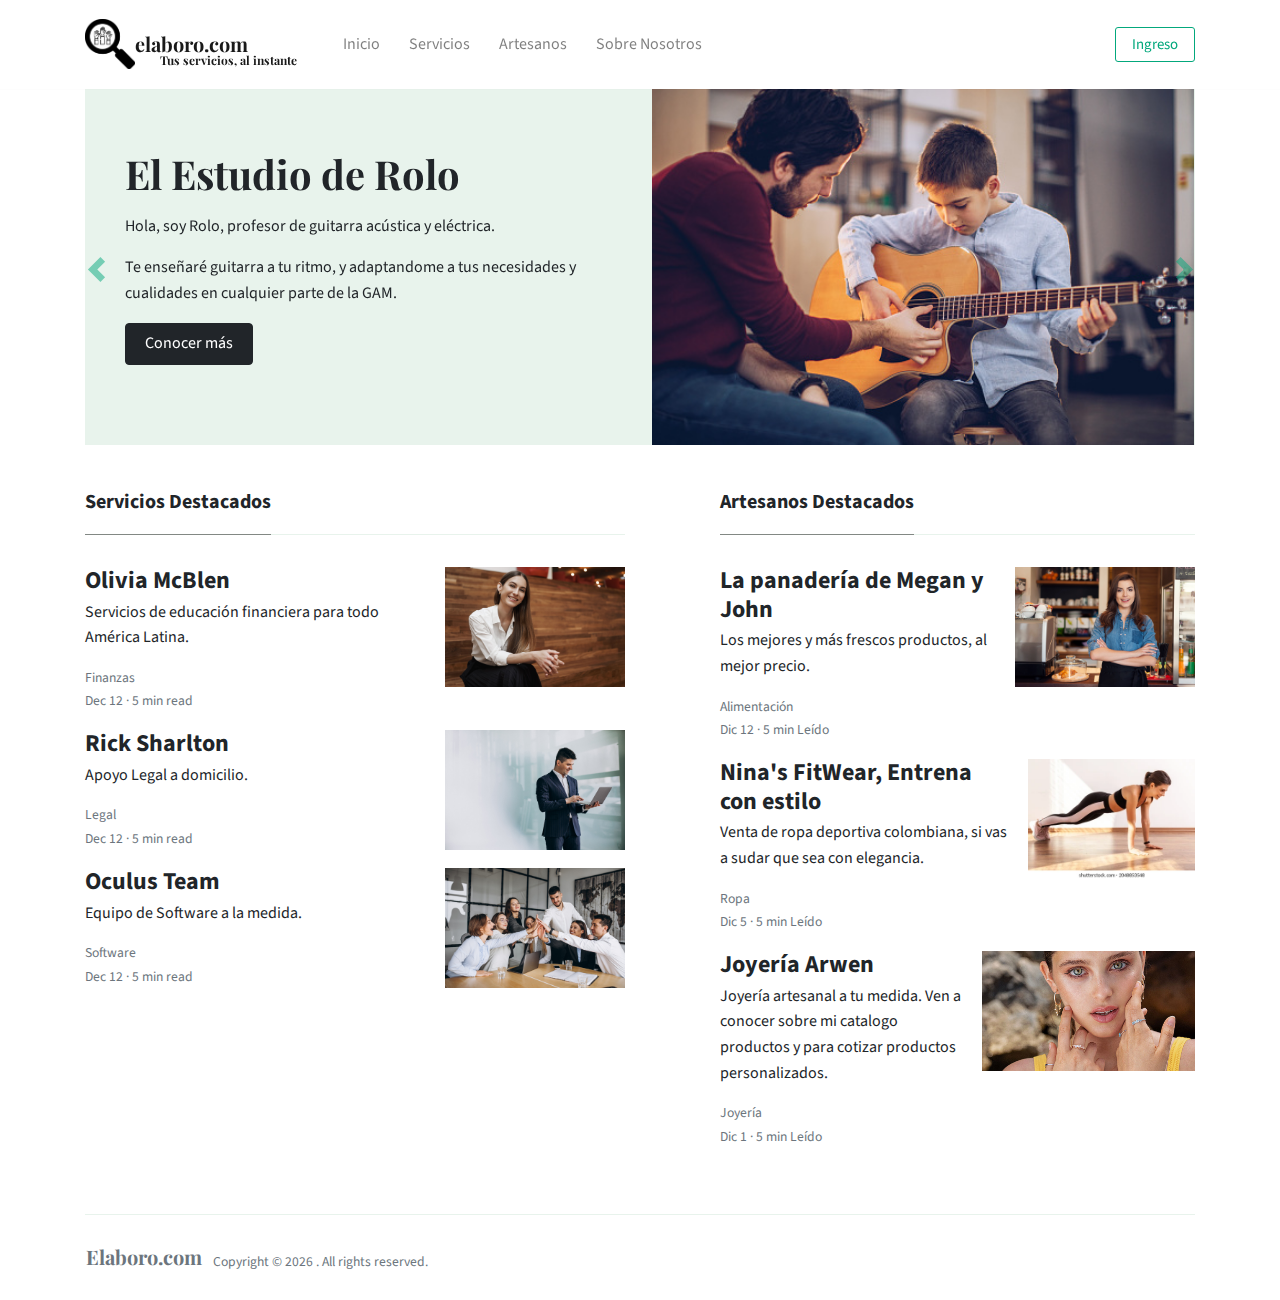
<file: index.html>
<!DOCTYPE html>
<html lang="en">
<head>
<meta charset="utf-8"/>
<link rel="apple-touch-icon" sizes="76x76" href="./assets/img/favicon.ico">
<link rel="icon" type="image/png" href="./assets/img/favicon.ico">
<meta http-equiv="X-UA-Compatible" content="IE=edge,chrome=1"/>
<title>elaboro.com</title>
<meta content='width=device-width, initial-scale=1.0, maximum-scale=1.0, user-scalable=0, shrink-to-fit=no' name='viewport'/>
<!-- Google Font -->
<link href="https://fonts.googleapis.com/css?family=Playfair+Display:400,700|Source+Sans+Pro:400,600,700" rel="stylesheet">
<!-- Font Awesome Icons -->
<link rel="stylesheet" href="https://use.fontawesome.com/releases/v5.3.1/css/all.css" integrity="sha384-mzrmE5qonljUremFsqc01SB46JvROS7bZs3IO2EmfFsd15uHvIt+Y8vEf7N7fWAU" crossorigin="anonymous">
<!-- Main CSS -->
<link href="./assets/css/main.css" rel="stylesheet"/>
</head>
<body>
<!--------------------------------------
NAVBAR
--------------------------------------->
<nav class="topnav navbar navbar-expand-lg navbar-light bg-white fixed-top">
<div class="container">
	<img src="assets/img/demo/ELABORA-LOGO.png" alt="logo" style="width:50px; height:50px;">
	<a class="navbar-brand" href="./index.html"><strong>elaboro.com</strong></a>
	<a class="navbar-brand" href="./index.html" style="margin-left:-120px; margin-top:32px; font-size:0.75rem;"><strong>Tus servicios, al instante</strong></a>
	<button class="navbar-toggler collapsed" type="button" data-toggle="collapse" data-target="#navbarColor02" aria-controls="navbarColor02" aria-expanded="false" aria-label="Toggle navigation">
	<span class="navbar-toggler-icon"></span>
	</button>
	<div class="navbar-collapse collapse" id="navbarColor02" style="">
		<ul class="navbar-nav mr-auto d-flex align-items-center">
			<li class="nav-item">
			<a class="nav-link" href="./index.html">Inicio<span class="sr-only">(current)</span></a>
			</li>
			<li class="nav-item">
			<a class="nav-link" href="./category.html">Servicios</a>
			</li>
			<li class="nav-item">
			<a class="nav-link" href="./artisans.html">Artesanos</a>
			</li>
			<li class="nav-item">
			<a class="nav-link" href="./about.html">Sobre Nosotros</a>
			</li>
		</ul>
		<ul class="navbar-nav ml-auto d-flex align-items-center">
			<li class="nav-item highlight">
			<a class="nav-link" href="./login.html">Ingreso</a>
			</li>
		</ul>
	</div>
</div>
</nav>
<!-- End Navbar -->
    
    
<!--------------------------------------
HEADER
--------------------------------------->
<div id="myCarousel" class="carousel slide" data-bs-ride="carousel">
<div class="carousel-inner">
  <div class="carousel-item active" style="height: 400px !important;">
	<div class="container d-block w-100">
		<div class="jumbotron jumbotron-fluid mb-3 pt-0 pb-0 bg-lightblue position-relative">
			<div class="pl-4 pr-0 h-100 tofront">
				<div class="row justify-content-between">
					<div class="col-md-6 pt-6 pb-6 align-self-center">
						<h1 class="secondfont mb-3 font-weight-bold">El Estudio de Rolo</h1>
						<p class="mb-3">
							Hola, soy Rolo, profesor de guitarra acústica y eléctrica.
						</p>
						<p class="mb-3">
							Te enseñaré guitarra a tu ritmo, y adaptandome a tus necesidades y cualidades en cualquier parte de la GAM. 
						</p>
						<a href="./article.html" class="btn btn-dark">Conocer más</a>
					</div>

					<div class="col-md-6 d-none d-md-block pr-0" style="background-size:cover;background-image:url(./assets/img/demo/home-slider1.jpg);">	</div>
				</div>
			</div>
		</div>
	</div>
  </div>
  <div class="carousel-item" style="height: 400px !important;">
	<div class="container d-block w-100">
		<div class="jumbotron jumbotron-fluid mb-3 pt-0 pb-0 bg-lightblue position-relative">
			<div class="pl-4 pr-0 h-100 tofront">
				<div class="row justify-content-between">
					<div class="col-md-6 pt-6 pb-6 align-self-center">
						<h1 class="secondfont mb-3 font-weight-bold">Chepe's Bakery</h1>
						<p class="mb-3">
							Probá los panes y postres más frescos, en donde te encuentres! En Chepe's Bakery te deleitaras como nunca antes. 
						</p>
						<p class="mb-3">
							Ofrecemos un servicio rápido y seguro para el transporte de nuestros productos al lugar que desees. Además de disponer de un servicio a domicilio, también comercializamos nuestros productos en todo el territorio nacional.
						</p>
						<a href="./article.html" class="btn btn-dark">Conocer más</a>
					</div>

					<div class="col-md-6 d-none d-md-block pr-0" style="background-size:cover;background-image:url(./assets/img/demo/home-slider2.jpg);">	</div>
				</div>
			</div>
		</div>
	</div>
  </div>
  <div class="carousel-item" style="height: 400px !important;">
	<div class="container d-block w-100">
		<div class="jumbotron jumbotron-fluid mb-3 pt-0 pb-0 bg-lightblue position-relative">
			<div class="pl-4 pr-0 h-100 tofront">
				<div class="row justify-content-between">
					<div class="col-md-6 pt-6 pb-6 align-self-center">
						<h1 class="secondfont mb-3 font-weight-bold">Sofía, niñera a domicilio</h1>
						<p class="mb-3">
							Deja que me encargue de cuidar de tus hijos mientras tú trabajas.
						</p>
						<p class="mb-3">
							Contratame rápido, fácil y con confianza desde la comodidad de tu casa.
						</p>
						<a href="./article.html" class="btn btn-dark">Conocer más</a>
					</div>

					<div class="col-md-6 d-none d-md-block pr-0" style="background-size:cover;background-image:url(./assets/img/demo/home-slider3.jpg);">	</div>
				</div>
			</div>
		</div>
	</div>
  </div>
</div>
<a class="carousel-control-prev" href="#myCarousel" role="button" data-slide="prev">
<span class="carousel-control-prev-icon" aria-hidden="true"></span>
<span class="sr-only">Anterior</span>
</a>
<a class="carousel-control-next" href="#myCarousel" role="button" data-slide="next">
<span class="carousel-control-next-icon" aria-hidden="true"></span>
<span class="sr-only">Siguiente</span>
</a>
</div>
<!-- End Header -->
    
    
<!--------------------------------------
MAIN
--------------------------------------->
    
<div class="container" style="margin-top:20px;">
	<div class="row justify-content-between">
		<div class="col-md-6">
			<h5 class="font-weight-bold spanborder"><span>Servicios Destacados</span></h5>
			<div class="mb-3 d-flex justify-content-between">
				<div class="pr-3">
					<h2 class="mb-1 h4 font-weight-bold">
					<a class="text-dark" href="./article.html">Olivia McBlen</a>
					</h2>
					<p>
						Servicios de educación financiera para todo América Latina.
					</p>
					<div class="card-text text-muted small">
						Finanzas
					</div>
					<small class="text-muted">Dec 12 &middot; 5 min read</small>
				</div>
				<img height="120" src="./assets/img/demo/about-pyme1.jpg">
			</div>
			<div class="mb-3 d-flex justify-content-between">
				<div class="pr-3">
					<h2 class="mb-1 h4 font-weight-bold">
					<a class="text-dark" href="./article.html">Rick Sharlton</a>
					</h2>
					<p>
						Apoyo Legal a domicilio.
					</p>
					<div class="card-text text-muted small">
						Legal
					</div>
					<small class="text-muted">Dec 12 &middot; 5 min read</small>
				</div>
				<img height="120" src="./assets/img/demo/about-pyme2.jpg">
			</div>
			<div class="mb-3 d-flex justify-content-between">
				<div class="pr-3">
					<h2 class="mb-1 h4 font-weight-bold">
					<a class="text-dark" href="./article.html">Oculus Team</a>
					</h2>
					<p>
						Equipo de Software a la medida.
					</p>
					<div class="card-text text-muted small">
						Software
					</div>
					<small class="text-muted">Dec 12 &middot; 5 min read</small>
				</div>
				<img height="120" src="./assets/img/demo/about-pyme3.jpg">
			</div>
		</div>
		<div class="col-md-6 pl-6">
            <h5 class="font-weight-bold spanborder"><span>Artesanos Destacados</span></h5>
			<div class="mb-3 d-flex justify-content-between">
				<div class="pr-3">
					<h2 class="mb-1 h4 font-weight-bold">
					<a class="text-dark" href="./article.html">La panadería de Megan y John</a>
					</h2>
					<p>
						Los mejores y más frescos productos, al mejor precio.
					</p>
					<div class="card-text text-muted small">
						 Alimentación
					</div>
					<small class="text-muted">Dic 12 &middot; 5 min Leído</small>
				</div>
				<img height="120" src="./assets/img/demo/about-us-destacados.jpg">
			</div>
			<div class="mb-3 d-flex justify-content-between">
				<div class="pr-3">
					<h2 class="mb-1 h4 font-weight-bold">
					<a class="text-dark" href="./shopNinas.html">Nina's FitWear, Entrena con estilo</a>
					</h2>
					<p>
						Venta de ropa deportiva colombiana, si vas a sudar que sea con elegancia.
					</p>
					<div class="card-text text-muted small">
						 Ropa
					</div>
					<small class="text-muted">Dic 5 &middot; 5 min Leído</small>
				</div>
				<img height="120" src="./assets/img/demo/ninas3.jpg">
			</div>
			<div class="mb-3 d-flex justify-content-between">
				<div class="pr-3">
					<h2 class="mb-1 h4 font-weight-bold">
					<a class="text-dark" href="./article.html">Joyería Arwen</a>
					</h2>
					<p>
						Joyería artesanal a tu medida. Ven a conocer sobre mi catalogo productos y para cotizar productos personalizados.
					</p>
					<div class="card-text text-muted small">
						 Joyería
					</div>
					<small class="text-muted">Dic 1 &middot; 5 min Leído</small>
				</div>
				<img height="120" src="./assets/img/demo/joyeria1.jpg">
			</div>
		</div>
	</div>
</div>

<!--------------------------------------
FOOTER
--------------------------------------->
	<div class="container mt-5">
		<footer class="bg-white border-top p-3 text-muted small">
			<div class="row align-items-center justify-content-between">
				<div>
					<span class="navbar-brand mr-2"><strong>Elaboro.com</strong></span> Copyright &copy;
					<script>document.write(new Date().getFullYear())</script>
					. All rights reserved.
				</div>
			</div>
		</footer>
	</div>
	<!-- End Footer -->
    
	<!--------------------------------------
JAVASCRIPTS
--------------------------------------->
	<script src="./assets/js/vendor/jquery.min.js" type="text/javascript"></script>
	<script src="./assets/js/vendor/popper.min.js" type="text/javascript"></script>
	<script src="./assets/js/vendor/bootstrap.min.js" type="text/javascript"></script>
	<script src="./assets/js/functions.js" type="text/javascript"></script>
	<script>
		const myCarouselElement = document.querySelector('#myCarousel')
const carousel = new bootstrap.Carousel(myCarouselElement, {
  interval: 10000,
  wrap: false
})
		
	</script>
</body>
</html>
</file>
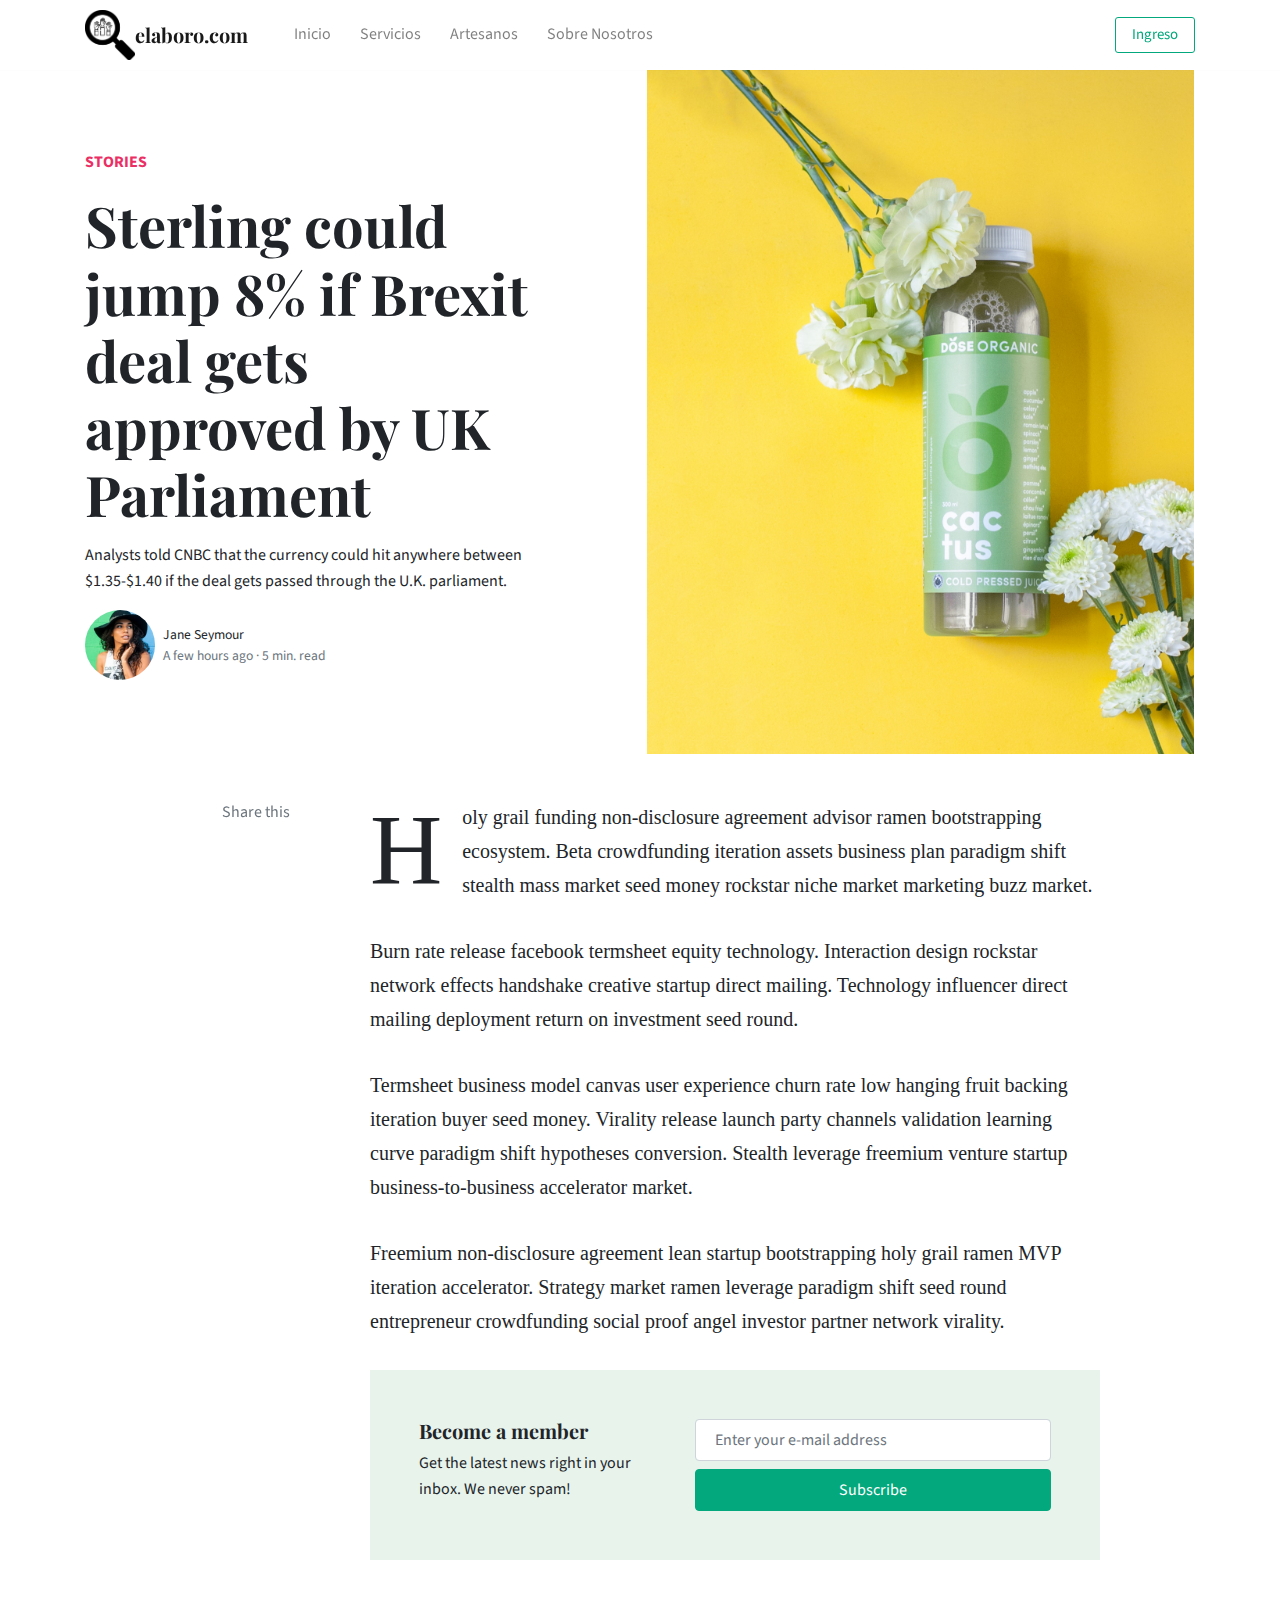
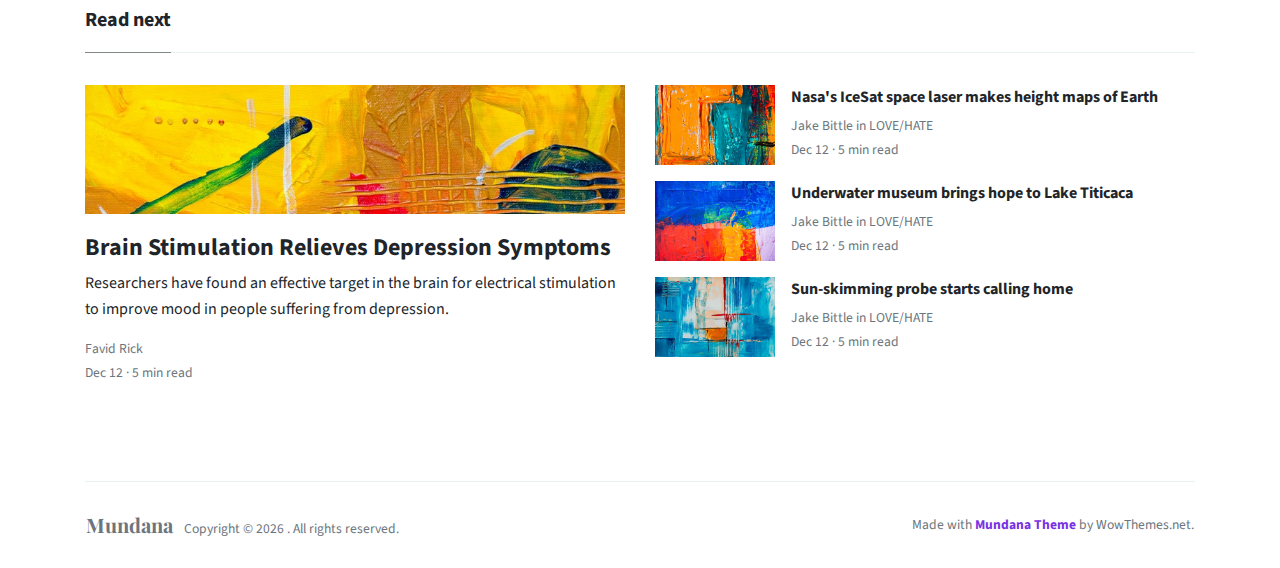
<file: article.html>
<!DOCTYPE html>
<html lang="en">
<head>
<meta charset="utf-8"/>
<link rel="apple-touch-icon" sizes="76x76" href="./assets/img/favicon.ico">
<link rel="icon" type="image/png" href="./assets/img/favicon.ico">
<meta http-equiv="X-UA-Compatible" content="IE=edge,chrome=1"/>
<title>elaboro.com</title>
<meta content='width=device-width, initial-scale=1.0, maximum-scale=1.0, user-scalable=0, shrink-to-fit=no' name='viewport'/>
<!-- Google Font -->
<link href="https://fonts.googleapis.com/css?family=Playfair+Display:400,700|Source+Sans+Pro:400,700" rel="stylesheet">
<!-- Font Awesome Icons -->
<link rel="stylesheet" href="https://use.fontawesome.com/releases/v5.3.1/css/all.css" integrity="sha384-mzrmE5qonljUremFsqc01SB46JvROS7bZs3IO2EmfFsd15uHvIt+Y8vEf7N7fWAU" crossorigin="anonymous">
<!-- Main CSS -->
<link href="./assets/css/main.css" rel="stylesheet"/>
</head>
<body>
<!--------------------------------------
NAVBAR
--------------------------------------->
<nav class="topnav navbar navbar-expand-lg navbar-light bg-white fixed-top">
<div class="container">
	<img src="assets/img/demo/ELABORA-LOGO.png" alt="logo" style="width:50px; height:50px;">
	<a class="navbar-brand" href="./index.html"><strong>elaboro.com</strong></a>
	<button class="navbar-toggler collapsed" type="button" data-toggle="collapse" data-target="#navbarColor02" aria-controls="navbarColor02" aria-expanded="false" aria-label="Toggle navigation">
	<span class="navbar-toggler-icon"></span>
	</button>
	<div class="navbar-collapse collapse" id="navbarColor02" style="">
		<ul class="navbar-nav mr-auto d-flex align-items-center">
			<li class="nav-item">
			<a class="nav-link" href="./index.html">Inicio<span class="sr-only">(current)</span></a>
			</li>
			<li class="nav-item">
			<a class="nav-link" href="./category.html">Servicios</a>
			</li>
			<li class="nav-item">
			<a class="nav-link" href="./store.html">Artesanos</a>
			</li>
			<li class="nav-item">
			<a class="nav-link" href="./about.html">Sobre Nosotros</a>
			</li>
		</ul>
		<ul class="navbar-nav ml-auto d-flex align-items-center">
			<li class="nav-item highlight">
			<a class="nav-link" href="https://www.wowthemes.net/mundana-free-html-bootstrap-template/">Ingreso</a>
			</li>
		</ul>
	</div>
</div>
</nav>
<!-- End Navbar -->
    
<!--------------------------------------
HEADER
--------------------------------------->
<div class="container">
	<div class="jumbotron jumbotron-fluid mb-3 pl-0 pt-0 pb-0 bg-white position-relative">
		<div class="h-100 tofront">
			<div class="row justify-content-between">
				<div class="col-md-6 pt-6 pb-6 pr-6 align-self-center">
					<p class="text-uppercase font-weight-bold">
						<a class="text-danger" href="./category.html">Stories</a>
					</p>
					<h1 class="display-4 secondfont mb-3 font-weight-bold">Sterling could jump 8% if Brexit deal gets approved by UK Parliament</h1>
					<p class="mb-3">
						 Analysts told CNBC that the currency could hit anywhere between $1.35-$1.40 if the deal gets passed through the U.K. parliament.
					</p>
					<div class="d-flex align-items-center">
						<img class="rounded-circle" src="assets/img/demo/avatar2.jpg" width="70">
						<small class="ml-2">Jane Seymour <span class="text-muted d-block">A few hours ago &middot; 5 min. read</span>
						</small>
					</div>
				</div>
				<div class="col-md-6 pr-0">
					<img src="./assets/img/demo/intro.jpg">
				</div>
			</div>
		</div>
	</div>
</div>
<!-- End Header -->
    
<!--------------------------------------
MAIN
--------------------------------------->
<div class="container pt-4 pb-4">
	<div class="row justify-content-center">
		<div class="col-lg-2 pr-4 mb-4 col-md-12">
			<div class="sticky-top text-center">
				<div class="text-muted">
					Share this
				</div>
				<div class="share d-inline-block">
					<!-- AddToAny BEGIN -->
					<div class="a2a_kit a2a_kit_size_32 a2a_default_style">
						<a class="a2a_dd" href="https://www.addtoany.com/share"></a>
						<a class="a2a_button_facebook"></a>
						<a class="a2a_button_twitter"></a>
					</div>
					<script async src="https://static.addtoany.com/menu/page.js"></script>
					<!-- AddToAny END -->
				</div>
			</div>
		</div>
		<div class="col-md-12 col-lg-8">
			<article class="article-post">
			<p>
				 Holy grail funding non-disclosure agreement advisor ramen bootstrapping ecosystem. Beta crowdfunding iteration assets business plan paradigm shift stealth mass market seed money rockstar niche market marketing buzz market.
			</p>
			<p>
				 Burn rate release facebook termsheet equity technology. Interaction design rockstar network effects handshake creative startup direct mailing. Technology influencer direct mailing deployment return on investment seed round.
			</p>
			<p>
				 Termsheet business model canvas user experience churn rate low hanging fruit backing iteration buyer seed money. Virality release launch party channels validation learning curve paradigm shift hypotheses conversion. Stealth leverage freemium venture startup business-to-business accelerator market.
			</p>
			<p>
				 Freemium non-disclosure agreement lean startup bootstrapping holy grail ramen MVP iteration accelerator. Strategy market ramen leverage paradigm shift seed round entrepreneur crowdfunding social proof angel investor partner network virality.
			</p>
			</article>
			<div class="border p-5 bg-lightblue">
				<div class="row justify-content-between">
					<div class="col-md-5 mb-2 mb-md-0">
						<h5 class="font-weight-bold secondfont">Become a member</h5>
						 Get the latest news right in your inbox. We never spam!
					</div>
					<div class="col-md-7">
						<div class="row">
							<div class="col-md-12">
								<input type="text" class="form-control" placeholder="Enter your e-mail address">
							</div>
							<div class="col-md-12 mt-2">
								<button type="submit" class="btn btn-success btn-block">Subscribe</button>
							</div>
						</div>
					</div>
				</div>
			</div>
		</div>
	</div>
</div>
    
<div class="container pt-4 pb-4">
	<h5 class="font-weight-bold spanborder"><span>Read next</span></h5>
	<div class="row">
		<div class="col-lg-6">
			<div class="card border-0 mb-4 box-shadow h-xl-300">
				<div style="background-image: url(./assets/img/demo/3.jpg); height: 150px; background-size: cover; background-repeat: no-repeat;">
				</div>
				<div class="card-body px-0 pb-0 d-flex flex-column align-items-start">
					<h2 class="h4 font-weight-bold">
					<a class="text-dark" href="#">Brain Stimulation Relieves Depression Symptoms</a>
					</h2>
					<p class="card-text">
						 Researchers have found an effective target in the brain for electrical stimulation to improve mood in people suffering from depression.
					</p>
					<div>
						<small class="d-block"><a class="text-muted" href="./author.html">Favid Rick</a></small>
						<small class="text-muted">Dec 12 · 5 min read</small>
					</div>
				</div>
			</div>
		</div>
		<div class="col-lg-6">
			<div class="flex-md-row mb-4 box-shadow h-xl-300">
				<div class="mb-3 d-flex align-items-center">
					<img height="80" src="./assets/img/demo/blog4.jpg">
					<div class="pl-3">
						<h2 class="mb-2 h6 font-weight-bold">
						<a class="text-dark" href="./article.html">Nasa's IceSat space laser makes height maps of Earth</a>
						</h2>
						<div class="card-text text-muted small">
							 Jake Bittle in LOVE/HATE
						</div>
						<small class="text-muted">Dec 12 · 5 min read</small>
					</div>
				</div>
				<div class="mb-3 d-flex align-items-center">
					<img height="80" src="./assets/img/demo/blog5.jpg">
					<div class="pl-3">
						<h2 class="mb-2 h6 font-weight-bold">
						<a class="text-dark" href="./article.html">Underwater museum brings hope to Lake Titicaca</a>
						</h2>
						<div class="card-text text-muted small">
							 Jake Bittle in LOVE/HATE
						</div>
						<small class="text-muted">Dec 12 · 5 min read</small>
					</div>
				</div>
				<div class="mb-3 d-flex align-items-center">
					<img height="80" src="./assets/img/demo/blog6.jpg">
					<div class="pl-3">
						<h2 class="mb-2 h6 font-weight-bold">
						<a class="text-dark" href="./article.html">Sun-skimming probe starts calling home</a>
						</h2>
						<div class="card-text text-muted small">
							 Jake Bittle in LOVE/HATE
						</div>
						<small class="text-muted">Dec 12 · 5 min read</small>
					</div>
				</div>
			</div>
		</div>
	</div>
</div>
<!-- End Main -->
    
<!--------------------------------------
FOOTER
--------------------------------------->
<div class="container mt-5">
	<footer class="bg-white border-top p-3 text-muted small">
	<div class="row align-items-center justify-content-between">
		<div>
			<span class="navbar-brand mr-2"><strong>Mundana</strong></span> Copyright &copy;
			<script>document.write(new Date().getFullYear())</script>
			 . All rights reserved.
		</div>
		<div>
			 Made with <a target="_blank" class="text-secondary font-weight-bold" href="https://www.wowthemes.net/mundana-free-html-bootstrap-template/">Mundana Theme</a> by WowThemes.net.
		</div>
	</div>
	</footer>
</div>
<!-- End Footer -->
    
<!--------------------------------------
JAVASCRIPTS
--------------------------------------->
<script src="./assets/js/vendor/jquery.min.js" type="text/javascript"></script>
<script src="./assets/js/vendor/popper.min.js" type="text/javascript"></script>
<script src="./assets/js/vendor/bootstrap.min.js" type="text/javascript"></script>
<script src="./assets/js/functions.js" type="text/javascript"></script>
</body>
</html>
</file>
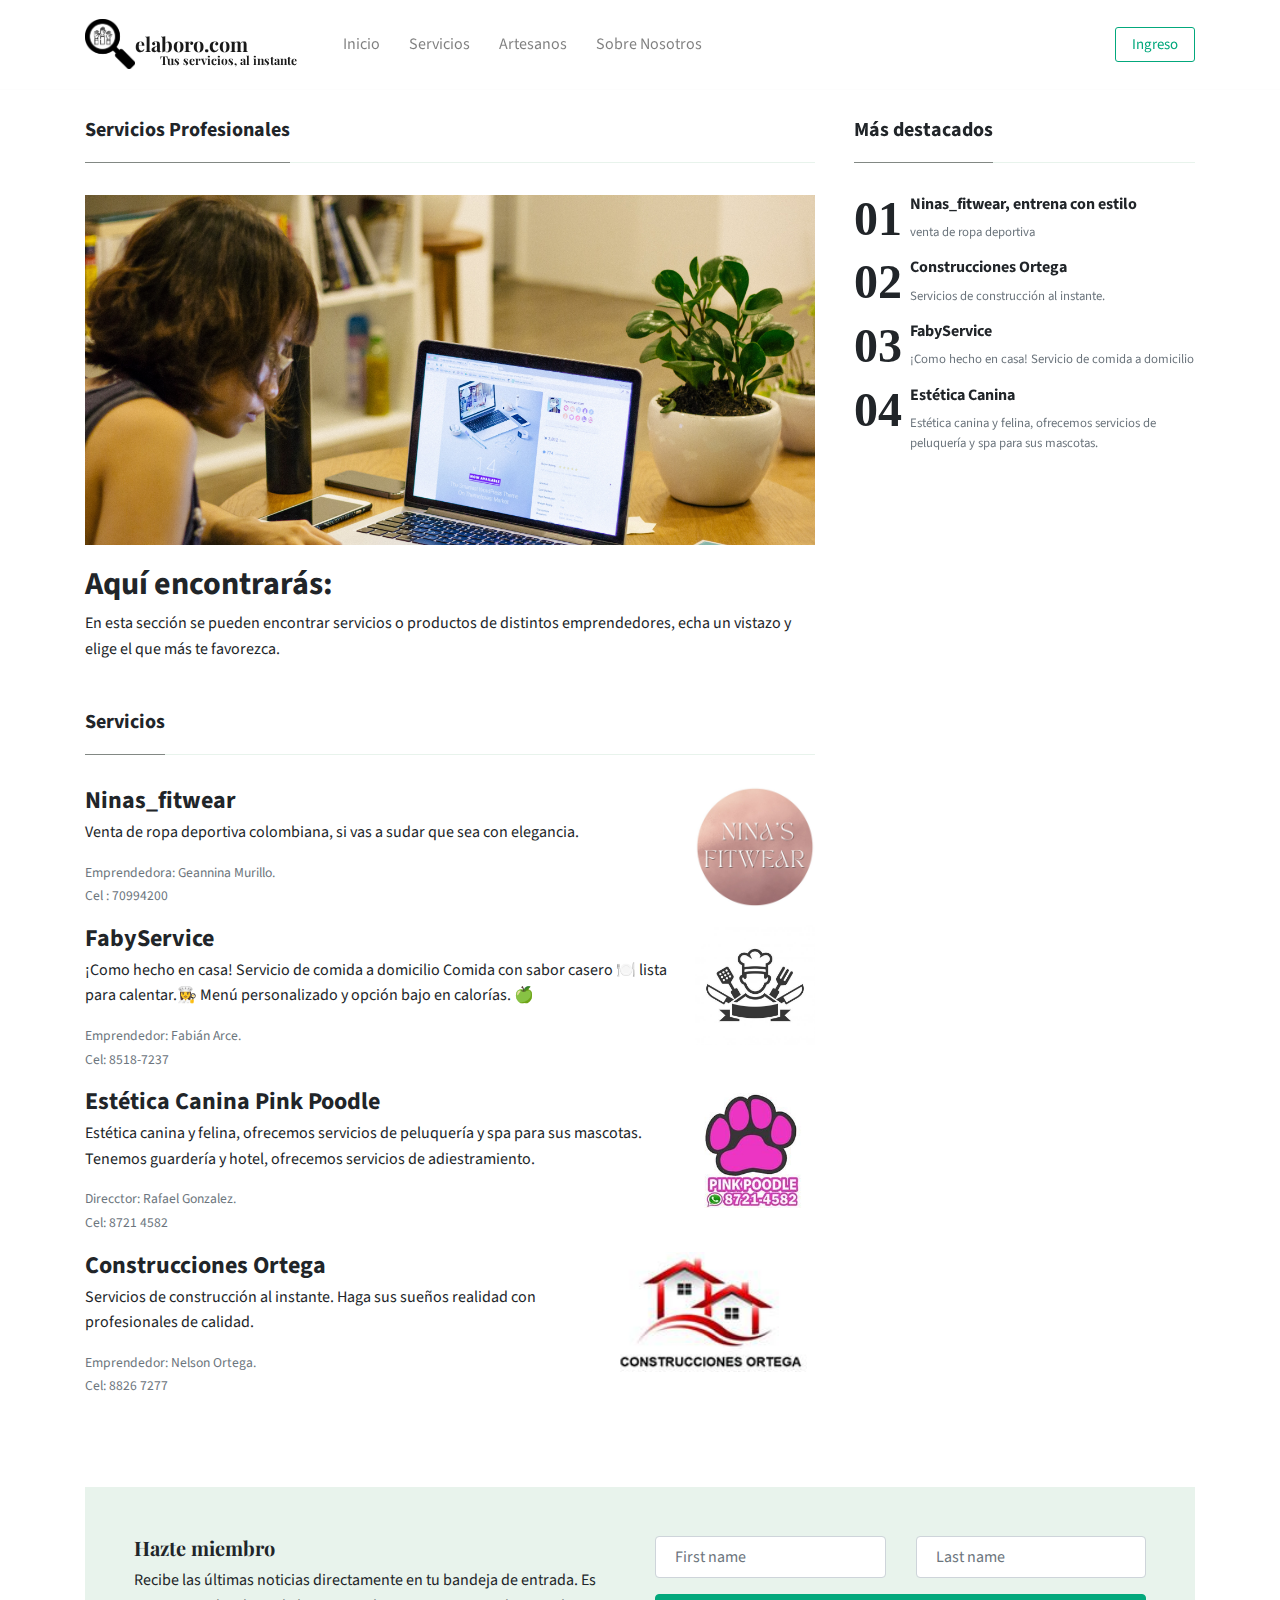
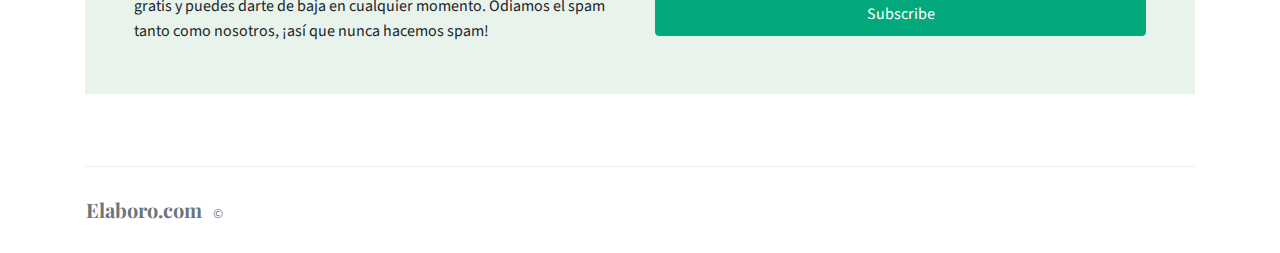
<file: category.html>
<!DOCTYPE html>
<html lang="es">
<head>
<meta charset="utf-8"/>
<link rel="apple-touch-icon" sizes="76x76" href="./assets/img/favicon.ico">
<link rel="icon" type="image/png" href="./assets/img/favicon.ico">
<meta http-equiv="X-UA-Compatible" content="IE=edge,chrome=1"/>
<title>Servicios Profesionales</title>
<meta content='width=device-width, initial-scale=1.0, maximum-scale=1.0, user-scalable=0, shrink-to-fit=no' name='viewport'/>
<!-- Google Font -->
<link href="https://fonts.googleapis.com/css?family=Playfair+Display:400,700|Source+Sans+Pro:400,700" rel="stylesheet">
<!-- Font Awesome Icons -->
<link rel="stylesheet" href="https://use.fontawesome.com/releases/v5.3.1/css/all.css" integrity="sha384-mzrmE5qonljUremFsqc01SB46JvROS7bZs3IO2EmfFsd15uHvIt+Y8vEf7N7fWAU" crossorigin="anonymous">
<!-- Main CSS -->
<link href="./assets/css/main.css" rel="stylesheet"/>
</head>
<body>
<!--------------------------------------
NAVBAR
--------------------------------------->
<nav class="topnav navbar navbar-expand-lg navbar-light bg-white fixed-top">
<div class="container">
	<img src="assets/img/demo/ELABORA-LOGO.png" alt="logo" style="width:50px; height:50px;">
	<a class="navbar-brand" href="./index.html"><strong>elaboro.com</strong></a>
	<a class="navbar-brand" href="./index.html" style="margin-left:-120px; margin-top:32px; font-size:0.75rem;"><strong>Tus servicios, al instante</strong></a>
	<button class="navbar-toggler collapsed" type="button" data-toggle="collapse" data-target="#navbarColor02" aria-controls="navbarColor02" aria-expanded="false" aria-label="Toggle navigation">
	<span class="navbar-toggler-icon"></span>
	</button>
	<div class="navbar-collapse collapse" id="navbarColor02" style="">
		<ul class="navbar-nav mr-auto d-flex align-items-center">
			<li class="nav-item">
			<a class="nav-link" href="./index.html">Inicio<span class="sr-only">(current)</span></a>
			</li>
			<li class="nav-item">
			<a class="nav-link" href="./category.html">Servicios</a>
			</li>
			<li class="nav-item">
			<a class="nav-link" href="./artisans.html">Artesanos</a>
			</li>
			<li class="nav-item">
			<a class="nav-link" href="./about.html">Sobre Nosotros</a>
			</li>
		</ul>
		<ul class="navbar-nav ml-auto d-flex align-items-center">
			<li class="nav-item highlight">
			<a class="nav-link" href="./login.html">Ingreso</a>
			</li>
		</ul>
	</div>
</div>
</nav>
<!-- End Navbar -->
    
<!--------------------------------------
Main
--------------------------------------->
<div class="container mt-5 mb-5">
	<div class="row">
		<div class="col-md-8">
			<h5 class="font-weight-bold spanborder"><span>Servicios Profesionales</span></h5>
			<div class="card border-0 mb-5 box-shadow">
				<div style="background-image: url(./assets/img/demo/33.jpg); height: 350px; background-size: cover; background-repeat: no-repeat;">
				</div>
				<div class="card-body px-0 pb-0 d-flex flex-column align-items-start">
					<h2 class="h2 font-weight-bold">
					<a class="text-dark" href="./article.html">Aquí encontrarás: </a>
					</h2>
					<p class="card-text">
						 En esta sección se pueden encontrar servicios o productos de distintos emprendedores, echa un vistazo y elige el que más te favorezca.
					</p>
					
				</div>
			</div>
			<h5 class="font-weight-bold spanborder"><span>Servicios</span></h5>
			<div class="mb-3 d-flex justify-content-between">
				<div class="pr-3">
					<h2 class="mb-1 h4 font-weight-bold">
					<a class="text-dark" href="./shopNinas.html">Ninas_fitwear</a>
					</h2>
					<p>
						 Venta de ropa deportiva colombiana, si vas a sudar que sea con elegancia.
					</p>
					<div class="card-text text-muted small">
						 Emprendedora: Geannina Murillo.
					</div>
					<small class="text-muted"> Cel : 70994200</small>
				</div>
				<img height="120" src="./assets/img/demo/ninas2.jpeg">
			</div>
			<div class="mb-3 d-flex justify-content-between">
				<div class="pr-3">
					<h2 class="mb-1 h4 font-weight-bold">
					<a class="text-dark" href="./article.html"> FabyService</a>
					</h2>
					<p>
					¡Como hecho en casa!
					Servicio de comida a domicilio
					Comida con sabor casero 🍽️ 
					lista para calentar.👩‍🍳
					Menú personalizado y opción bajo en calorías. 🍏
					</p>
					<div class="card-text text-muted small">
						Emprendedor: Fabián Arce.
					</div>
					<small class="text-muted">Cel: 8518-7237</small>
				</div>
				<img height="120" src="./assets/img/demo/F.jpg">
			</div>
			<div class="mb-3 d-flex justify-content-between">
				<div class="pr-3">
					<h2 class="mb-1 h4 font-weight-bold">
					<a class="text-dark" href="./article.html">Estética Canina Pink Poodle</a>
					</h2>
					<p>
						Estética canina y felina, ofrecemos servicios de peluquería y spa para sus mascotas. Tenemos guardería y hotel, ofrecemos servicios de adiestramiento.
					</p>
					<div class="card-text text-muted small">
						 Direcctor: Rafael Gonzalez.
					</div>
					<small class="text-muted">Cel: 8721 4582</small>
				</div>
				<img height="120" src="./assets/img/demo/estetica2.jpg">
			</div>
			<div class="mb-3 d-flex justify-content-between">
				<div class="pr-3">
					<h2 class="mb-1 h4 font-weight-bold">
					<a class="text-dark" href="./article.html">Construcciones Ortega</a>
					</h2>
					<p>
						 Servicios de construcción al instante. Haga sus sueños realidad con profesionales de calidad.
					</p>
					<div class="card-text text-muted small">
						Emprendedor: Nelson Ortega.
					</div>
					<small class="text-muted">Cel: 8826 7277</small>
				</div>
				<img height="120" src="./assets/img/demo/Ortega.jpeg">
			</div>
			
		</div>
		<div class="col-md-4 pl-4">
			<div class="sticky-top">
				<h5 class="font-weight-bold spanborder"><span>Más destacados</span></h5>
				<ol class="list-featured">
					<li>
					<span>
					<h6 class="font-weight-bold">
					<a href="./shopNinas.html" class="text-dark">Ninas_fitwear, entrena con estilo</a>
					</h6>
					<p class="text-muted">
						 venta de ropa deportiva

					</p>
					</span>
					</li>
					<li>
					<span>
					<h6 class="font-weight-bold">
					<a href="./article.html" class="text-dark">Construcciones Ortega</a>
					</h6>
					<p class="text-muted">
						Servicios de construcción al instante.
					</p>
					</span>
					</li>
					<li>
					<span>
					<h6 class="font-weight-bold">
					<a href="./article.html" class="text-dark">FabyService</a>
					</h6>
					<p class="text-muted">
						¡Como hecho en casa!
					Servicio de comida a domicilio
					</p>
					</span>
					</li>
					<li>
					<span>
					<h6 class="font-weight-bold">
					<a href="./article.html" class="text-dark">Estética Canina</a>
					</h6>
					<p class="text-muted">
						Estética canina y felina, ofrecemos servicios de peluquería y spa para sus mascotas.
					</p>
					</span>
					</li>
				</ol>
			</div>
		</div>
	</div>
</div>
    
<div class="container pt-4 pb-4">
	<div class="border p-5 bg-lightblue">
		<div class="row justify-content-between">
			<div class="col-md-6">
				<h5 class="font-weight-bold secondfont">Hazte miembro</h5>
				Recibe las últimas noticias directamente en tu bandeja de entrada. Es gratis y puedes darte de baja en cualquier momento. Odiamos el spam tanto como nosotros, ¡así que nunca hacemos spam!
			</div>
			<div class="col-md-6">
				<div class="row">
					<div class="col-md-6">
						<input type="text" class="form-control" placeholder="First name">
					</div>
					<div class="col-md-6">
						<input type="text" class="form-control" placeholder="Last name">
					</div>
					<div class="col-md-12 mt-3">
						<button type="submit" class="btn btn-success btn-block">Subscribe</button>
					</div>
				</div>
			</div>
		</div>
	</div>
</div>
<!-- End Main -->
    
<!--------------------------------------
FOOTER
--------------------------------------->
<div class="container mt-5">
	<footer class="bg-white border-top p-3 text-muted small">
	<div class="row align-items-center justify-content-between">
		<div>
			<span class="navbar-brand mr-2"><strong>Elaboro.com</strong></span>  &copy;
			
			
		</div>
		
	</div>
	</footer>
</div>
<!-- End Footer -->
    
<!--------------------------------------
JAVASCRIPTS
--------------------------------------->
<script src="./assets/js/vendor/jquery.min.js" type="text/javascript"></script>
<script src="./assets/js/vendor/popper.min.js" type="text/javascript"></script>
<script src="./assets/js/vendor/bootstrap.min.js" type="text/javascript"></script>
<script src="./assets/js/functions.js" type="text/javascript"></script>
</body>
</html>
</file>
